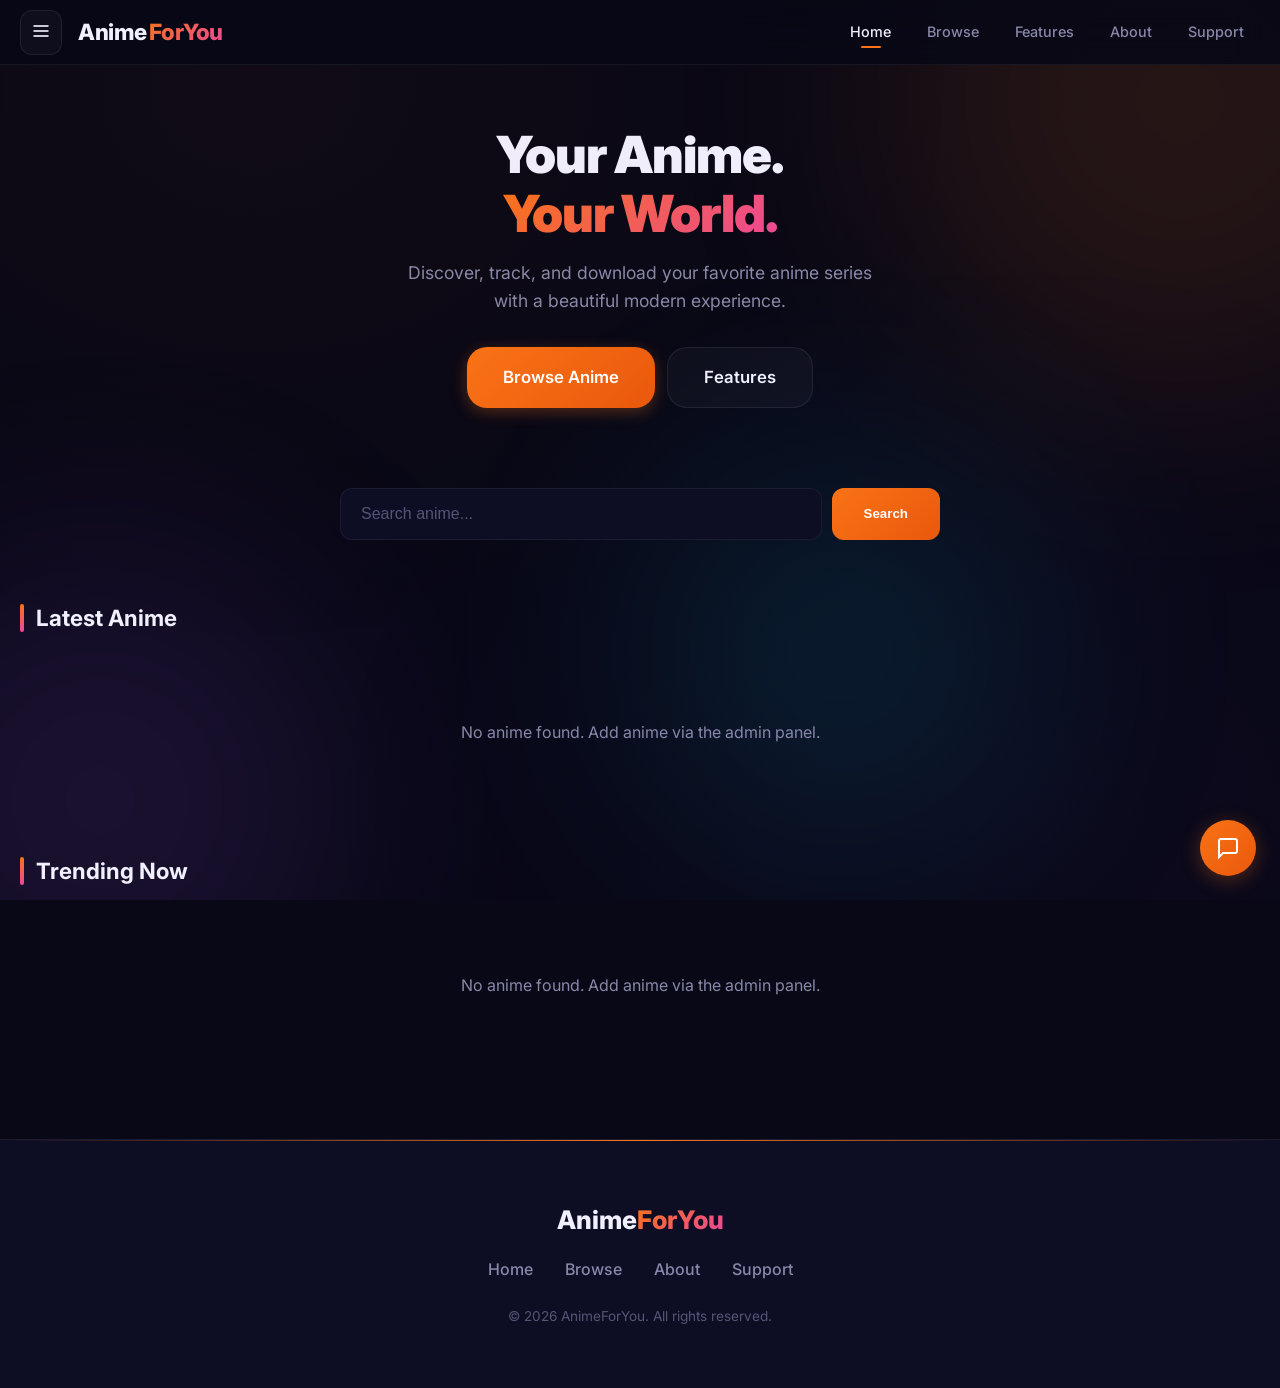
<file: axioma/index.html>
<!doctype html>
<html lang="en">
<head>
  <meta charset="utf-8" />
  <meta name="viewport" content="width=device-width,initial-scale=1" />
  <meta name="theme-color" content="#080816" />
  <title>AnimeForYou — Watch Anime Online</title>
  <link rel="preconnect" href="https://fonts.googleapis.com" />
  <link rel="preconnect" href="https://fonts.gstatic.com" crossorigin />
  <link rel="stylesheet" href="https://fonts.googleapis.com/css2?family=Inter:wght@400;500;600;700;800;900&display=swap" />
  <link rel="stylesheet" href="assets/css/styles.css" />
</head>
<body>
  <div class="ambient"><div class="ambient-orb orb-1"></div><div class="ambient-orb orb-2"></div><div class="ambient-orb orb-3"></div></div>

  <div class="mobile-nav-overlay" id="navOverlay" onclick="closeNav()"></div>
  <nav class="mobile-nav" id="mobileNav">
    <button class="close-btn" onclick="closeNav()"><svg width="24" height="24" viewBox="0 0 24 24" fill="none" stroke="currentColor" stroke-width="2"><line x1="18" y1="6" x2="6" y2="18"/><line x1="6" y1="6" x2="18" y2="18"/></svg></button>
    <div class="nav-brand">Anime<span>ForYou</span></div>
    <a href="index.html" class="active">Home</a><a href="work.html">Browse</a><a href="services.html">Features</a><a href="about.html">About</a><a href="contact.html">Support</a>
  </nav>

  <header class="header" id="siteHeader">
    <div class="header-inner">
      <button class="menu-btn" onclick="openNav()"><svg viewBox="0 0 24 24" fill="none" stroke="currentColor" stroke-width="2"><line x1="3" y1="6" x2="21" y2="6"/><line x1="3" y1="12" x2="21" y2="12"/><line x1="3" y1="18" x2="21" y2="18"/></svg></button>
      <a href="index.html" class="logo">Anime<span>ForYou</span></a>
      <div class="nav-links">
        <a href="index.html" class="active">Home</a><a href="work.html">Browse</a><a href="services.html">Features</a><a href="about.html">About</a><a href="contact.html">Support</a>
      </div>
    </div>
  </header>

  <!-- Hero -->
  <section class="hero">
    <h1>Your Anime.<br><span class="gradient">Your World.</span></h1>
    <p>Discover, track, and download your favorite anime series with a beautiful modern experience.</p>
    <div class="hero-actions">
      <a href="work.html" class="btn btn-primary btn-lg">Browse Anime</a>
      <a href="services.html" class="btn btn-ghost btn-lg">Features</a>
    </div>
  </section>

  <!-- Search -->
  <section class="search-section">
    <div class="search-box">
      <input type="text" id="searchInput" placeholder="Search anime..." onkeyup="filterAnime()" />
      <button onclick="filterAnime()">Search</button>
    </div>
  </section>

  <!-- Anime Grid -->
  <main class="container">
    <h2 class="section-title reveal">Latest Anime</h2>
    <div class="anime-grid" id="animeGrid"></div>

    <h2 class="section-title reveal" style="margin-top:48px">Trending Now</h2>
    <div class="anime-grid" id="trendingGrid"></div>
  </main>

  <!-- Footer -->
  <footer class="footer">
    <div class="footer-inner">
      <div class="footer-brand">Anime<span>ForYou</span></div>
      <div class="footer-links">
        <a href="index.html">Home</a>
        <a href="work.html">Browse</a>
        <a href="about.html">About</a>
        <a href="contact.html">Support</a>
      </div>
      <p>&copy; 2026 AnimeForYou. All rights reserved.</p>
    </div>
  </footer>

  <script src="assets/js/data-store.js"></script>
  <script src="assets/js/animations.js"></script>
  <script src="assets/js/chatbot.js"></script>
  <script>
    function openNav() { document.getElementById('mobileNav').classList.add('open'); document.getElementById('navOverlay').classList.add('open'); }
    function closeNav() { document.getElementById('mobileNav').classList.remove('open'); document.getElementById('navOverlay').classList.remove('open'); }

    let allAnime = [];
    function loadAnime() {
      allAnime = DataStore.getList();
      renderGrid('animeGrid', allAnime.slice(0, 20));
      renderGrid('trendingGrid', allAnime.filter(a => a.rating >= 8).sort((a,b) => (b.rating||0)-(a.rating||0)).slice(0, 8));
      if (window.AnimeAnimations) setTimeout(() => window.AnimeAnimations.initReveal(), 100);
    }

    function renderGrid(id, list) {
      const grid = document.getElementById(id);
      if (!list.length) { grid.innerHTML = '<p style="color:var(--text-muted);grid-column:1/-1;text-align:center;padding:60px 20px">No anime found. Add anime via the admin panel.</p>'; return; }
      grid.innerHTML = list.map(a => `
        <a href="episode.html?id=${a.id}" class="anime-card">
          <img src="${a.image || 'https://cdn.myanimelist.net/images/anime/1015/138006l.jpg'}" alt="${(a.title||'').replace(/"/g,'&quot;')}" loading="lazy" crossorigin="anonymous" referrerpolicy="no-referrer" />
          <div class="info">
            <div class="title">${(a.title||'Unknown').replace(/</g,'&lt;')}</div>
            <div class="meta"><span class="rating">${a.rating || 'N/A'}★</span> ${a.genre || 'Anime'}</div>
          </div>
        </a>
      `).join('');
    }

    function filterAnime() {
      const q = document.getElementById('searchInput').value.toLowerCase();
      const filtered = allAnime.filter(a => (a.title||'').toLowerCase().includes(q) || (a.genre||'').toLowerCase().includes(q));
      renderGrid('animeGrid', filtered.slice(0, 20));
      renderGrid('trendingGrid', filtered.filter(a => a.rating >= 8).sort((a,b) => (b.rating||0)-(a.rating||0)).slice(0, 8));
    }

    DataStore.init();
    DataStore.seedData();
    loadAnime();
  </script>
</body>
</html>
</file>
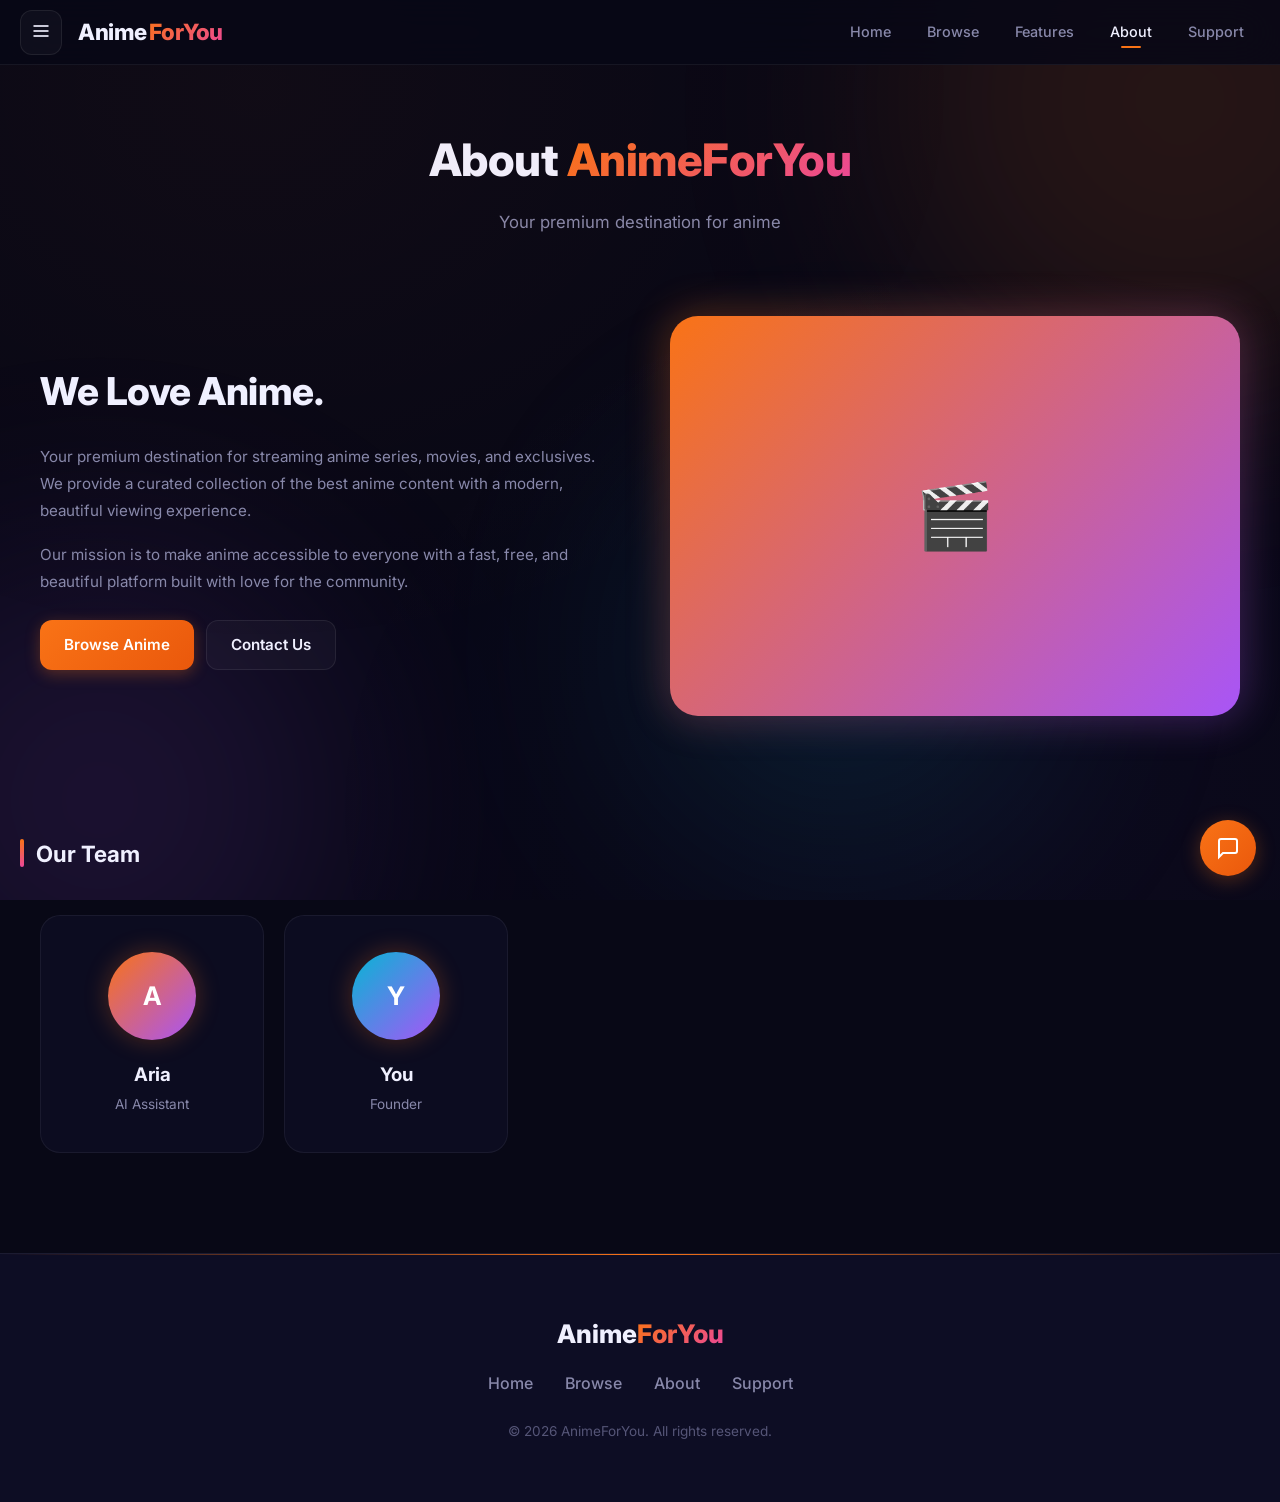
<file: axioma/about.html>
<!doctype html>
<html lang="en">
<head>
  <meta charset="utf-8" />
  <meta name="viewport" content="width=device-width,initial-scale=1" />
  <meta name="theme-color" content="#080816" />
  <title>About — AnimeForYou</title>
  <link rel="preconnect" href="https://fonts.googleapis.com" />
  <link rel="preconnect" href="https://fonts.gstatic.com" crossorigin />
  <link rel="stylesheet" href="https://fonts.googleapis.com/css2?family=Inter:wght@400;500;600;700;800;900&display=swap" />
  <link rel="stylesheet" href="assets/css/styles.css" />
</head>
<body>
  <div class="ambient"><div class="ambient-orb orb-1"></div><div class="ambient-orb orb-2"></div><div class="ambient-orb orb-3"></div></div>

  <div class="mobile-nav-overlay" id="navOverlay" onclick="closeNav()"></div>
  <nav class="mobile-nav" id="mobileNav">
    <button class="close-btn" onclick="closeNav()"><svg width="24" height="24" viewBox="0 0 24 24" fill="none" stroke="currentColor" stroke-width="2"><line x1="18" y1="6" x2="6" y2="18"/><line x1="6" y1="6" x2="18" y2="18"/></svg></button>
    <div class="nav-brand">Anime<span>ForYou</span></div>
    <a href="index.html">Home</a><a href="work.html">Browse</a><a href="services.html">Features</a><a href="about.html" class="active">About</a><a href="contact.html">Support</a>
  </nav>

  <header class="header" id="siteHeader">
    <div class="header-inner">
      <button class="menu-btn" onclick="openNav()"><svg viewBox="0 0 24 24" fill="none" stroke="currentColor" stroke-width="2"><line x1="3" y1="6" x2="21" y2="6"/><line x1="3" y1="12" x2="21" y2="12"/><line x1="3" y1="18" x2="21" y2="18"/></svg></button>
      <a href="index.html" class="logo">Anime<span>ForYou</span></a>
      <div class="nav-links"><a href="index.html">Home</a><a href="work.html">Browse</a><a href="services.html">Features</a><a href="about.html" class="active">About</a><a href="contact.html">Support</a></div>
    </div>
  </header>

  <main class="container">
    <div class="page-header"><h1>About <span class="gradient">AnimeForYou</span></h1><p>Your premium destination for anime</p></div>

    <div class="about-grid">
      <div class="about-content reveal">
        <h1>We Love Anime.</h1>
        <p>Your premium destination for streaming anime series, movies, and exclusives. We provide a curated collection of the best anime content with a modern, beautiful viewing experience.</p>
        <p>Our mission is to make anime accessible to everyone with a fast, free, and beautiful platform built with love for the community.</p>
        <div style="display:flex;gap:12px;margin-top:24px">
          <a href="work.html" class="btn btn-primary">Browse Anime</a>
          <a href="contact.html" class="btn btn-ghost">Contact Us</a>
        </div>
      </div>
      <div class="about-image reveal">
        <div style="width:100%;height:400px;background:linear-gradient(135deg,var(--accent),var(--purple));border-radius:var(--radius-xl);display:grid;place-items:center;font-size:4rem">🎬</div>
      </div>
    </div>

    <h2 class="section-title reveal" style="margin-top:80px">Our Team</h2>
    <div class="team-grid">
      <div class="team-card reveal"><div class="team-avatar">A</div><h3>Aria</h3><p>AI Assistant</p></div>
      <div class="team-card reveal"><div class="team-avatar" style="background:linear-gradient(135deg,var(--cyan),var(--purple))">Y</div><h3>You</h3><p>Founder</p></div>
    </div>
  </main>

  <footer class="footer">
    <div class="footer-inner">
      <div class="footer-brand">Anime<span>ForYou</span></div>
      <div class="footer-links"><a href="index.html">Home</a><a href="work.html">Browse</a><a href="about.html">About</a><a href="contact.html">Support</a></div>
      <p>&copy; 2026 AnimeForYou. All rights reserved.</p>
    </div>
  </footer>

  <script src="assets/js/animations.js"></script>
  <script src="assets/js/chatbot.js"></script>
  <script>
    function openNav() { document.getElementById('mobileNav').classList.add('open'); document.getElementById('navOverlay').classList.add('open'); }
    function closeNav() { document.getElementById('mobileNav').classList.remove('open'); document.getElementById('navOverlay').classList.remove('open'); }
  </script>
</body>
</html>
</file>
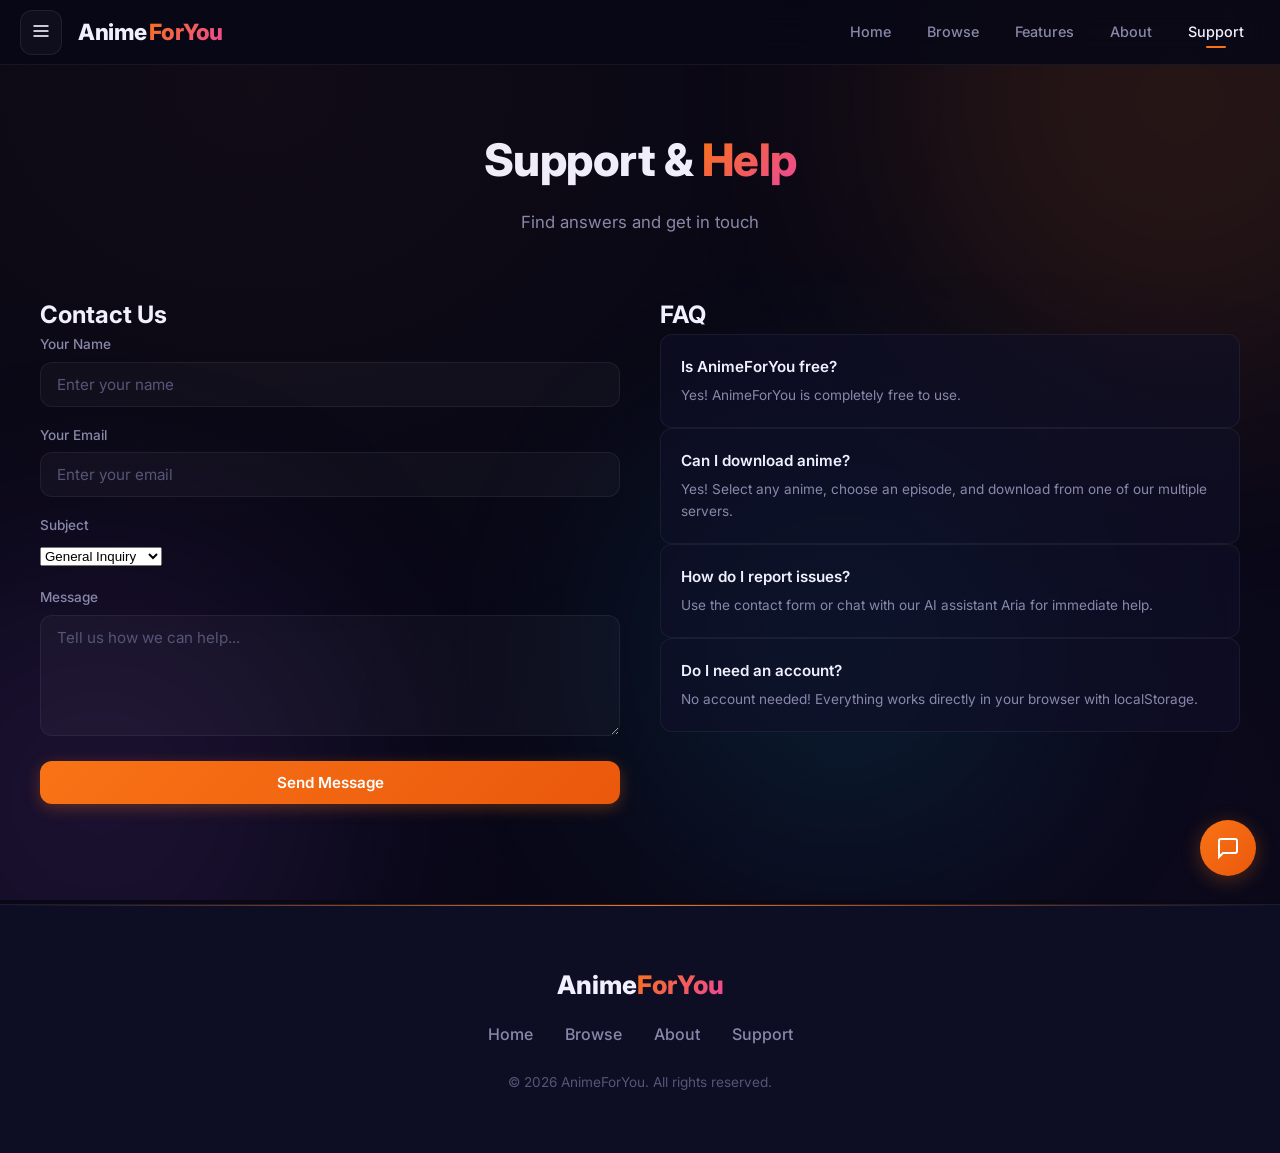
<file: axioma/contact.html>
<!doctype html>
<html lang="en">
<head>
  <meta charset="utf-8" />
  <meta name="viewport" content="width=device-width,initial-scale=1" />
  <meta name="theme-color" content="#080816" />
  <title>Support — AnimeForYou</title>
  <link rel="preconnect" href="https://fonts.googleapis.com" />
  <link rel="preconnect" href="https://fonts.gstatic.com" crossorigin />
  <link rel="stylesheet" href="https://fonts.googleapis.com/css2?family=Inter:wght@400;500;600;700;800;900&display=swap" />
  <link rel="stylesheet" href="assets/css/styles.css" />
</head>
<body>
  <div class="ambient"><div class="ambient-orb orb-1"></div><div class="ambient-orb orb-2"></div><div class="ambient-orb orb-3"></div></div>

  <div class="mobile-nav-overlay" id="navOverlay" onclick="closeNav()"></div>
  <nav class="mobile-nav" id="mobileNav">
    <button class="close-btn" onclick="closeNav()"><svg width="24" height="24" viewBox="0 0 24 24" fill="none" stroke="currentColor" stroke-width="2"><line x1="18" y1="6" x2="6" y2="18"/><line x1="6" y1="6" x2="18" y2="18"/></svg></button>
    <div class="nav-brand">Anime<span>ForYou</span></div>
    <a href="index.html">Home</a><a href="work.html">Browse</a><a href="services.html">Features</a><a href="about.html">About</a><a href="contact.html" class="active">Support</a>
  </nav>

  <header class="header" id="siteHeader">
    <div class="header-inner">
      <button class="menu-btn" onclick="openNav()"><svg viewBox="0 0 24 24" fill="none" stroke="currentColor" stroke-width="2"><line x1="3" y1="6" x2="21" y2="6"/><line x1="3" y1="12" x2="21" y2="12"/><line x1="3" y1="18" x2="21" y2="18"/></svg></button>
      <a href="index.html" class="logo">Anime<span>ForYou</span></a>
      <div class="nav-links"><a href="index.html">Home</a><a href="work.html">Browse</a><a href="services.html">Features</a><a href="about.html">About</a><a href="contact.html" class="active">Support</a></div>
    </div>
  </header>

  <main class="container">
    <div class="page-header"><h1>Support & <span class="gradient">Help</span></h1><p>Find answers and get in touch</p></div>

    <div class="contact-grid">
      <div class="contact-form-card reveal">
        <h2>Contact Us</h2>
        <form class="contact-form" onsubmit="event.preventDefault();showToast('Message sent! We will get back to you soon.')">
          <div class="form-group"><label>Your Name</label><input type="text" placeholder="Enter your name" required /></div>
          <div class="form-group"><label>Your Email</label><input type="email" placeholder="Enter your email" required /></div>
          <div class="form-group"><label>Subject</label><select><option>General Inquiry</option><option>Bug Report</option><option>Feature Request</option><option>Content Issue</option></select></div>
          <div class="form-group"><label>Message</label><textarea placeholder="Tell us how we can help..." rows="5"></textarea></div>
          <button type="submit" class="btn btn-primary" style="width:100%">Send Message</button>
        </form>
      </div>

      <div class="contact-info-card reveal">
        <h2>FAQ</h2>
        <div class="faq-item"><h4>Is AnimeForYou free?</h4><p>Yes! AnimeForYou is completely free to use.</p></div>
        <div class="faq-item"><h4>Can I download anime?</h4><p>Yes! Select any anime, choose an episode, and download from one of our multiple servers.</p></div>
        <div class="faq-item"><h4>How do I report issues?</h4><p>Use the contact form or chat with our AI assistant Aria for immediate help.</p></div>
        <div class="faq-item"><h4>Do I need an account?</h4><p>No account needed! Everything works directly in your browser with localStorage.</p></div>
      </div>
    </div>
  </main>

  <footer class="footer">
    <div class="footer-inner">
      <div class="footer-brand">Anime<span>ForYou</span></div>
      <div class="footer-links"><a href="index.html">Home</a><a href="work.html">Browse</a><a href="about.html">About</a><a href="contact.html">Support</a></div>
      <p>&copy; 2026 AnimeForYou. All rights reserved.</p>
    </div>
  </footer>

  <script src="assets/js/animations.js"></script>
  <script src="assets/js/chatbot.js"></script>
  <script>
    function openNav() { document.getElementById('mobileNav').classList.add('open'); document.getElementById('navOverlay').classList.add('open'); }
    function closeNav() { document.getElementById('mobileNav').classList.remove('open'); document.getElementById('navOverlay').classList.remove('open'); }
    function showToast(msg) { alert(msg); }
  </script>
</body>
</html>
</file>
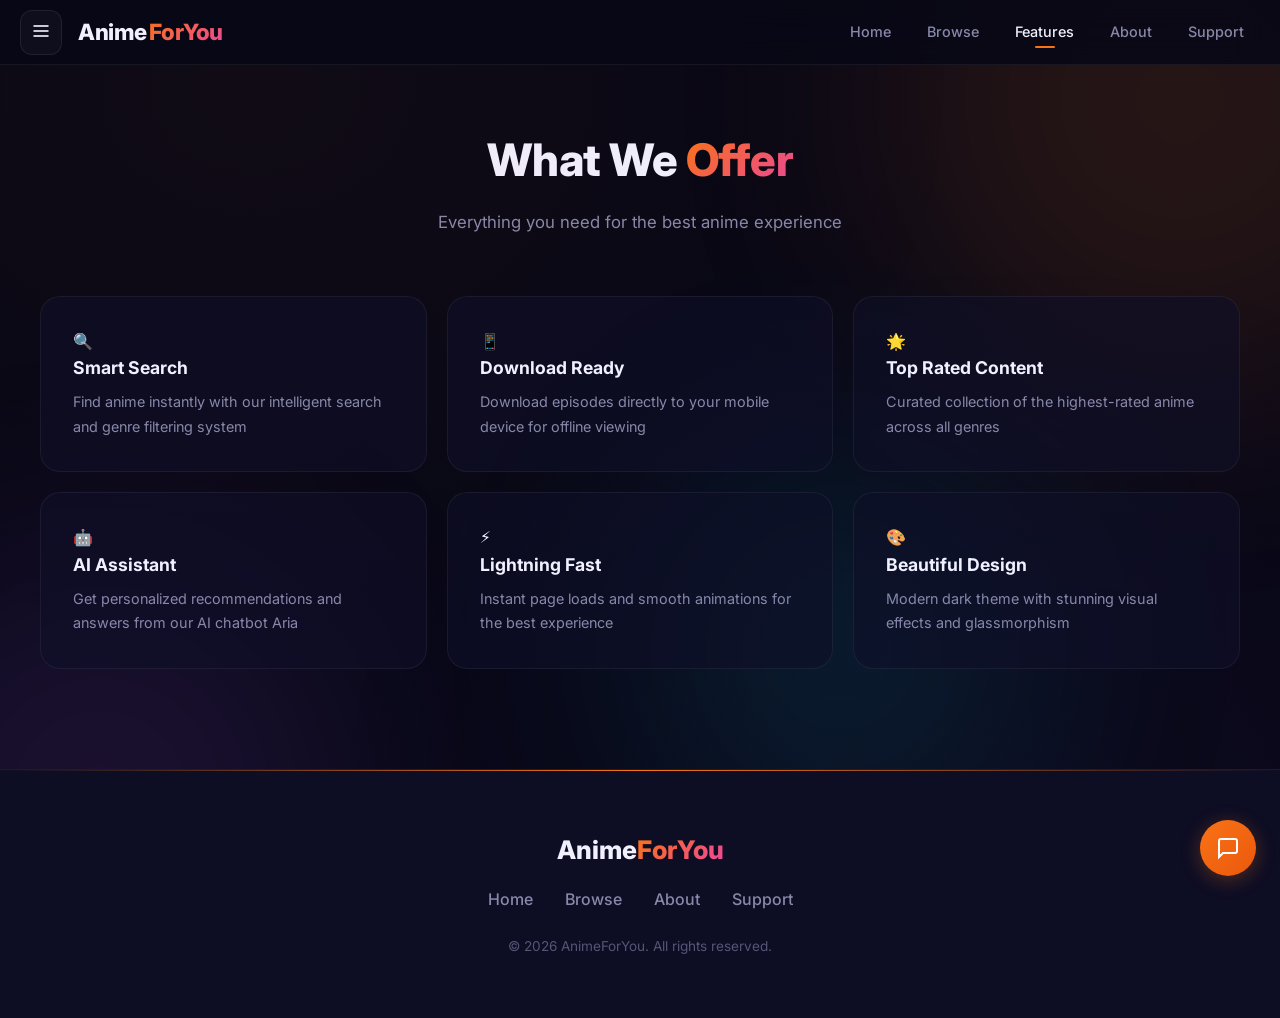
<file: axioma/services.html>
<!doctype html>
<html lang="en">
<head>
  <meta charset="utf-8" />
  <meta name="viewport" content="width=device-width,initial-scale=1" />
  <meta name="theme-color" content="#080816" />
  <title>Features — AnimeForYou</title>
  <link rel="preconnect" href="https://fonts.googleapis.com" />
  <link rel="preconnect" href="https://fonts.gstatic.com" crossorigin />
  <link rel="stylesheet" href="https://fonts.googleapis.com/css2?family=Inter:wght@400;500;600;700;800;900&display=swap" />
  <link rel="stylesheet" href="assets/css/styles.css" />
</head>
<body>
  <div class="ambient"><div class="ambient-orb orb-1"></div><div class="ambient-orb orb-2"></div><div class="ambient-orb orb-3"></div></div>

  <div class="mobile-nav-overlay" id="navOverlay" onclick="closeNav()"></div>
  <nav class="mobile-nav" id="mobileNav">
    <button class="close-btn" onclick="closeNav()"><svg width="24" height="24" viewBox="0 0 24 24" fill="none" stroke="currentColor" stroke-width="2"><line x1="18" y1="6" x2="6" y2="18"/><line x1="6" y1="6" x2="18" y2="18"/></svg></button>
    <div class="nav-brand">Anime<span>ForYou</span></div>
    <a href="index.html">Home</a><a href="work.html">Browse</a><a href="services.html" class="active">Features</a><a href="about.html">About</a><a href="contact.html">Support</a>
  </nav>

  <header class="header" id="siteHeader">
    <div class="header-inner">
      <button class="menu-btn" onclick="openNav()"><svg viewBox="0 0 24 24" fill="none" stroke="currentColor" stroke-width="2"><line x1="3" y1="6" x2="21" y2="6"/><line x1="3" y1="12" x2="21" y2="12"/><line x1="3" y1="18" x2="21" y2="18"/></svg></button>
      <a href="index.html" class="logo">Anime<span>ForYou</span></a>
      <div class="nav-links"><a href="index.html">Home</a><a href="work.html">Browse</a><a href="services.html" class="active">Features</a><a href="about.html">About</a><a href="contact.html">Support</a></div>
    </div>
  </header>

  <main class="container">
    <div class="page-header"><h1>What We <span class="gradient">Offer</span></h1><p>Everything you need for the best anime experience</p></div>

    <div class="features-grid">
      <div class="feature-card reveal">
        <div class="icon">🔍</div>
        <h3>Smart Search</h3>
        <p>Find anime instantly with our intelligent search and genre filtering system</p>
      </div>
      <div class="feature-card reveal">
        <div class="icon">📱</div>
        <h3>Download Ready</h3>
        <p>Download episodes directly to your mobile device for offline viewing</p>
      </div>
      <div class="feature-card reveal">
        <div class="icon">🌟</div>
        <h3>Top Rated Content</h3>
        <p>Curated collection of the highest-rated anime across all genres</p>
      </div>
      <div class="feature-card reveal">
        <div class="icon">🤖</div>
        <h3>AI Assistant</h3>
        <p>Get personalized recommendations and answers from our AI chatbot Aria</p>
      </div>
      <div class="feature-card reveal">
        <div class="icon">⚡</div>
        <h3>Lightning Fast</h3>
        <p>Instant page loads and smooth animations for the best experience</p>
      </div>
      <div class="feature-card reveal">
        <div class="icon">🎨</div>
        <h3>Beautiful Design</h3>
        <p>Modern dark theme with stunning visual effects and glassmorphism</p>
      </div>
    </div>
  </main>

  <footer class="footer">
    <div class="footer-inner">
      <div class="footer-brand">Anime<span>ForYou</span></div>
      <div class="footer-links"><a href="index.html">Home</a><a href="work.html">Browse</a><a href="about.html">About</a><a href="contact.html">Support</a></div>
      <p>&copy; 2026 AnimeForYou. All rights reserved.</p>
    </div>
  </footer>

  <script src="assets/js/animations.js"></script>
  <script src="assets/js/chatbot.js"></script>
  <script>
    function openNav() { document.getElementById('mobileNav').classList.add('open'); document.getElementById('navOverlay').classList.add('open'); }
    function closeNav() { document.getElementById('mobileNav').classList.remove('open'); document.getElementById('navOverlay').classList.remove('open'); }
  </script>
</body>
</html>
</file>
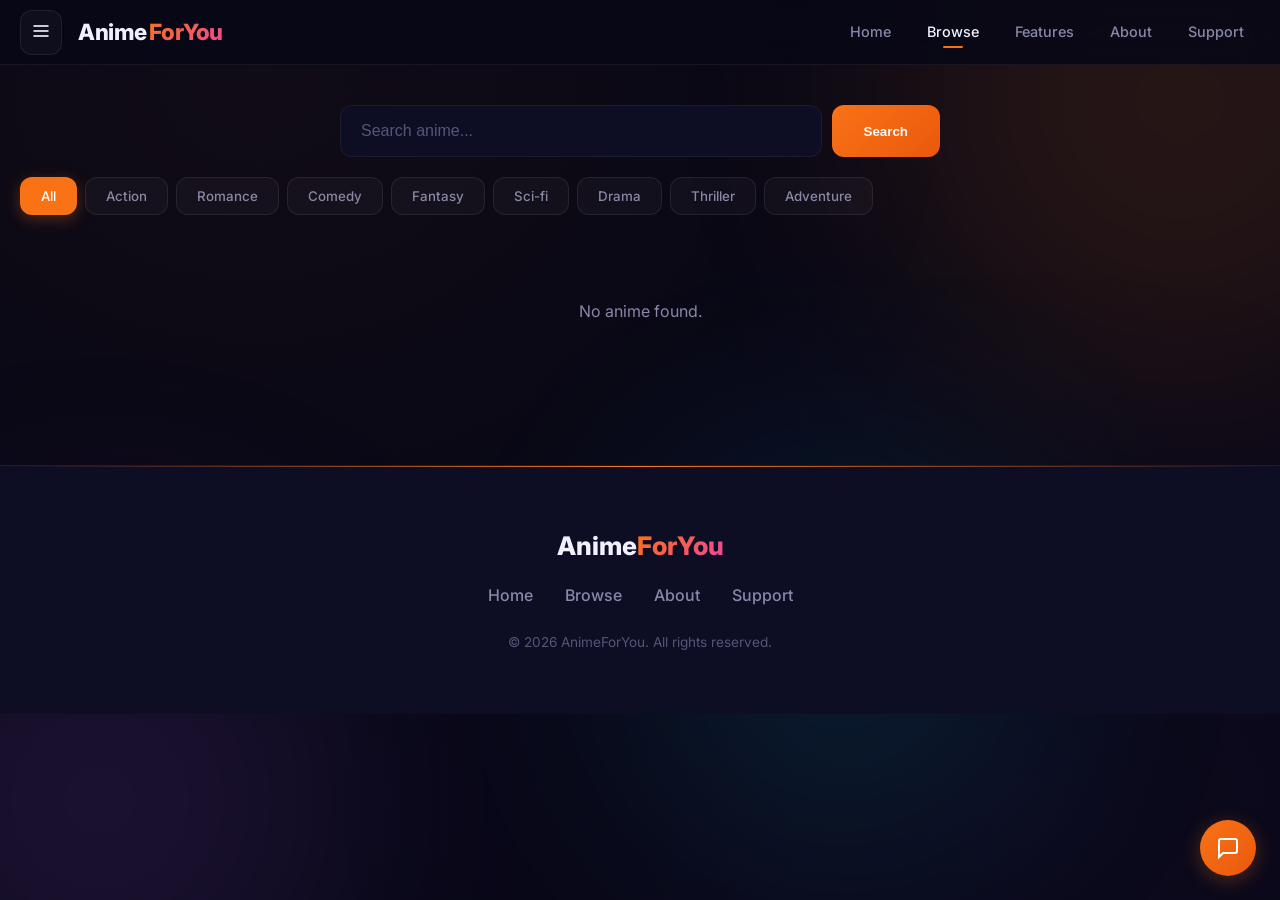
<file: axioma/work.html>
<!doctype html>
<html lang="en">
<head>
  <meta charset="utf-8" />
  <meta name="viewport" content="width=device-width,initial-scale=1" />
  <meta name="theme-color" content="#080816" />
  <title>Browse Anime — AnimeForYou</title>
  <link rel="preconnect" href="https://fonts.googleapis.com" />
  <link rel="preconnect" href="https://fonts.gstatic.com" crossorigin />
  <link rel="stylesheet" href="https://fonts.googleapis.com/css2?family=Inter:wght@400;500;600;700;800;900&display=swap" />
  <link rel="stylesheet" href="assets/css/styles.css" />
</head>
<body>
  <div class="ambient"><div class="ambient-orb orb-1"></div><div class="ambient-orb orb-2"></div><div class="ambient-orb orb-3"></div></div>

  <div class="mobile-nav-overlay" id="navOverlay" onclick="closeNav()"></div>
  <nav class="mobile-nav" id="mobileNav">
    <button class="close-btn" onclick="closeNav()"><svg width="24" height="24" viewBox="0 0 24 24" fill="none" stroke="currentColor" stroke-width="2"><line x1="18" y1="6" x2="6" y2="18"/><line x1="6" y1="6" x2="18" y2="18"/></svg></button>
    <div class="nav-brand">Anime<span>ForYou</span></div>
    <a href="index.html">Home</a><a href="work.html" class="active">Browse</a><a href="services.html">Features</a><a href="about.html">About</a><a href="contact.html">Support</a>
  </nav>

  <header class="header" id="siteHeader">
    <div class="header-inner">
      <button class="menu-btn" onclick="openNav()"><svg viewBox="0 0 24 24" fill="none" stroke="currentColor" stroke-width="2"><line x1="3" y1="6" x2="21" y2="6"/><line x1="3" y1="12" x2="21" y2="12"/><line x1="3" y1="18" x2="21" y2="18"/></svg></button>
      <a href="index.html" class="logo">Anime<span>ForYou</span></a>
      <div class="nav-links">
        <a href="index.html">Home</a><a href="work.html" class="active">Browse</a><a href="services.html">Features</a><a href="about.html">About</a><a href="contact.html">Support</a>
      </div>
    </div>
  </header>

  <section class="search-section">
    <div class="search-box">
      <input type="text" id="searchInput" placeholder="Search anime..." onkeyup="filterAnime()" />
      <button onclick="filterAnime()">Search</button>
    </div>
  </section>

  <main class="container">
    <div style="display:flex;gap:8px;flex-wrap:wrap;margin-bottom:24px" id="genreChips"></div>
    <div class="anime-grid" id="animeGrid"></div>
  </main>

  <footer class="footer">
    <div class="footer-inner">
      <div class="footer-brand">Anime<span>ForYou</span></div>
      <div class="footer-links"><a href="index.html">Home</a><a href="work.html">Browse</a><a href="about.html">About</a><a href="contact.html">Support</a></div>
      <p>&copy; 2026 AnimeForYou. All rights reserved.</p>
    </div>
  </footer>

  <script src="assets/js/data-store.js"></script>
  <script src="assets/js/animations.js"></script>
  <script src="assets/js/chatbot.js"></script>
  <script>
    function openNav() { document.getElementById('mobileNav').classList.add('open'); document.getElementById('navOverlay').classList.add('open'); }
    function closeNav() { document.getElementById('mobileNav').classList.remove('open'); document.getElementById('navOverlay').classList.remove('open'); }

    let allAnime = [], currentGenre = 'all';
    const genres = ['all','action','romance','comedy','fantasy','sci-fi','drama','thriller','adventure'];

    function init() {
      document.getElementById('genreChips').innerHTML = genres.map(g =>
        `<button class="admin-tab ${g==='all'?'active':''}" onclick="setGenre('${g}',this)">${g.charAt(0).toUpperCase()+g.slice(1)}</button>`
      ).join('');
      allAnime = DataStore.getList();
      renderGrid();
      if (window.AnimeAnimations) setTimeout(() => window.AnimeAnimations.initReveal(), 100);
    }

    function setGenre(g, btn) {
      currentGenre = g;
      document.querySelectorAll('.admin-tab').forEach(b => b.classList.remove('active'));
      btn.classList.add('active');
      filterAnime();
    }

    function renderGrid(list) {
      const grid = document.getElementById('animeGrid');
      const items = list || allAnime.filter(a => currentGenre === 'all' || (a.genre||'').toLowerCase().includes(currentGenre));
      if (!items.length) { grid.innerHTML = '<p style="color:var(--text-muted);grid-column:1/-1;text-align:center;padding:60px 20px">No anime found.</p>'; return; }
      grid.innerHTML = items.map(a =>
        `<a href="episode.html?id=${a.id}" class="anime-card">
          <img src="${a.image||'https://cdn.myanimelist.net/images/anime/1015/138006l.jpg'}" alt="${(a.title||'').replace(/"/g,'&quot;')}" loading="lazy" crossorigin="anonymous" referrerpolicy="no-referrer" />
          <div class="info"><div class="title">${(a.title||'Unknown').replace(/</g,'&lt;')}</div><div class="meta"><span class="rating">${a.rating||'N/A'}★</span> ${a.genre||'Anime'}</div></div>
        </a>`
      ).join('');
    }

    function filterAnime() {
      const q = document.getElementById('searchInput').value.toLowerCase();
      renderGrid(allAnime.filter(a => {
        const s = (a.title||'').toLowerCase().includes(q) || (a.genre||'').toLowerCase().includes(q);
        const g = currentGenre === 'all' || (a.genre||'').toLowerCase().includes(currentGenre);
        return s && g;
      }));
    }

    DataStore.init();
    DataStore.seedData();
    init();
  </script>
</body>
</html>
</file>
<file: axioma/assets/css/styles.css>
/* AnimeForYou — Complete Design System */
*,*::before,*::after{margin:0;padding:0;box-sizing:border-box}
:root{
  --bg:#080816;--bg-secondary:#0d0d24;--bg-card:rgba(16,16,40,0.6);
  --text:#f0f0ff;--text-muted:#8888aa;--text-dim:#555577;
  --accent:#f97316;--accent-hover:#fb923c;--accent-glow:rgba(249,115,22,0.3);
  --accent-rgb:249,115,22;--purple:#a855f7;--cyan:#06b6d4;--pink:#ec4899;
  --green:#22c55e;--red:#ef4444;--amber:#f59e0b;
  --border:rgba(255,255,255,0.06);--glass:rgba(255,255,255,0.03);
  --glass-border:rgba(255,255,255,0.08);
  --radius:12px;--radius-lg:20px;--radius-xl:28px;--max-w:1280px;
  --ease:cubic-bezier(0.16,1,0.3,1);--spring:cubic-bezier(0.34,1.56,0.64,1);
  --dur:300ms;--dur-fast:200ms;--dur-slow:500ms;
  --shadow:0 8px 32px rgba(0,0,0,0.3);--shadow-lg:0 20px 60px rgba(0,0,0,0.5);
}
html{scroll-behavior:smooth}
body{font-family:'Inter',system-ui,sans-serif;background:var(--bg);color:var(--text);line-height:1.6;min-height:100vh;overflow-x:hidden}
body::before{content:'';position:fixed;inset:0;background:radial-gradient(ellipse at 20% 10%,rgba(249,115,22,0.04) 0%,transparent 50%),radial-gradient(ellipse at 80% 90%,rgba(168,85,247,0.03) 0%,transparent 50%);pointer-events:none;z-index:0}
::selection{background:var(--accent);color:white}
a{color:var(--accent);text-decoration:none;transition:color var(--dur) var(--ease)}
a:hover{color:var(--accent-hover)}
img{max-width:100%;display:block}

/* ─── Keyframes ─── */
@keyframes orbFloat{0%,100%{transform:translate(0,0) scale(1)}33%{transform:translate(30px,-30px) scale(1.1)}66%{transform:translate(-20px,20px) scale(0.9)}}
@keyframes fadeInUp{from{opacity:0;transform:translateY(30px)}to{opacity:1;transform:translateY(0)}}
@keyframes fadeIn{from{opacity:0}to{opacity:1}}
@keyframes pulseGlow{0%,100%{box-shadow:0 0 0 0 rgba(249,115,22,0.4)}50%{box-shadow:0 0 0 8px rgba(249,115,22,0)}}
@keyframes shimmer{0%{background-position:-200% 0}100%{background-position:200% 0}}
@keyframes spin{to{transform:rotate(360deg)}}
@keyframes float{0%,100%{transform:translateY(0)}50%{transform:translateY(-12px)}}
@keyframes gradientShift{0%{background-position:0% 50%}50%{background-position:100% 50%}100%{background-position:0% 50%}}

/* ─── Ambient Background ─── */
.ambient{position:fixed;inset:0;pointer-events:none;z-index:-1;overflow:hidden}
.ambient-orb{position:absolute;border-radius:50%;filter:blur(120px);opacity:0.12;animation:orbFloat 20s ease-in-out infinite}
.orb-1{width:600px;height:600px;background:var(--accent);top:-200px;right:-200px}
.orb-2{width:500px;height:500px;background:var(--purple);bottom:-150px;left:-150px;animation-delay:-7s}
.orb-3{width:400px;height:400px;background:var(--cyan);top:50%;left:50%;animation-delay:-14s}

/* ─── Header ─── */
.header{position:sticky;top:0;z-index:100;background:rgba(8,8,22,0.85);backdrop-filter:blur(24px);-webkit-backdrop-filter:blur(24px);border-bottom:1px solid var(--border);padding:0 20px;transition:all var(--dur) var(--ease)}
.header.scrolled{box-shadow:0 4px 30px rgba(0,0,0,0.4)}
.header-inner{max-width:var(--max-w);margin:0 auto;display:flex;align-items:center;gap:16px;height:64px}
.menu-btn{background:var(--glass);border:1px solid var(--glass-border);color:var(--text);cursor:pointer;padding:10px;border-radius:var(--radius);transition:all var(--dur) var(--ease)}
.menu-btn:hover{background:rgba(255,255,255,0.08);transform:scale(1.05)}
.menu-btn svg{width:20px;height:20px}
.logo{font-size:1.4rem;font-weight:800;color:var(--text);letter-spacing:-0.5px;transition:transform var(--dur) var(--spring);display:flex;align-items:center;gap:2px}
.logo:hover{transform:scale(1.03)}
.logo span{background:linear-gradient(135deg,var(--accent),var(--pink));-webkit-background-clip:text;-webkit-text-fill-color:transparent;background-clip:text}
.nav-links{display:none;gap:4px;margin-left:auto}
.nav-links a{padding:8px 16px;border-radius:var(--radius);color:var(--text-muted);font-size:0.9rem;font-weight:500;transition:all var(--dur) var(--ease);position:relative}
.nav-links a::after{content:'';position:absolute;bottom:4px;left:50%;width:0;height:2px;background:var(--accent);border-radius:1px;transition:all var(--dur) var(--ease);transform:translateX(-50%)}
.nav-links a:hover{color:var(--text);background:var(--glass)}
.nav-links a:hover::after{width:20px}
.nav-links a.active{color:var(--text)}
.nav-links a.active::after{width:20px}
@media(min-width:768px){.nav-links{display:flex}}

/* ─── Mobile Nav ─── */
.mobile-nav{position:fixed;top:0;left:-300px;width:300px;height:100vh;background:rgba(13,13,36,0.97);backdrop-filter:blur(24px);z-index:200;transition:left var(--dur) var(--ease);padding:24px;overflow-y:auto;border-right:1px solid var(--border)}
.mobile-nav.open{left:0}
.mobile-nav-overlay{position:fixed;inset:0;background:rgba(0,0,0,0.6);backdrop-filter:blur(4px);z-index:199;display:none;opacity:0;transition:opacity var(--dur) var(--ease)}
.mobile-nav-overlay.open{display:block;opacity:1}
.mobile-nav .nav-brand{font-size:1.3rem;font-weight:800;margin-bottom:32px;padding-bottom:16px;border-bottom:1px solid var(--border)}
.mobile-nav .nav-brand span{background:linear-gradient(135deg,var(--accent),var(--pink));-webkit-background-clip:text;-webkit-text-fill-color:transparent;background-clip:text}
.mobile-nav a{display:block;padding:14px 16px;color:var(--text-muted);border-radius:var(--radius);transition:all var(--dur) var(--ease);font-weight:500;margin-bottom:4px}
.mobile-nav a:hover,.mobile-nav a.active{color:var(--text);background:var(--glass)}
.close-btn{background:none;border:none;color:var(--text);cursor:pointer;position:absolute;top:20px;right:20px;padding:8px;border-radius:var(--radius);transition:all var(--dur) var(--ease)}
.close-btn:hover{background:var(--glass);transform:rotate(90deg)}

/* ─── Search ─── */
.search-section{max-width:var(--max-w);margin:0 auto;padding:40px 20px 20px}
.search-box{display:flex;gap:10px;position:relative;max-width:600px;margin:0 auto}
.search-box::before{content:'';position:absolute;inset:-2px;border-radius:calc(var(--radius) + 2px);background:linear-gradient(135deg,var(--accent),var(--purple),var(--cyan));opacity:0;transition:opacity var(--dur) var(--ease);z-index:-1}
.search-box:focus-within::before{opacity:1}
.search-box input{flex:1;padding:16px 20px;border-radius:var(--radius);border:1px solid var(--border);background:var(--bg-secondary);color:var(--text);font-size:1rem;outline:none;transition:all var(--dur) var(--ease)}
.search-box input:focus{border-color:var(--accent);box-shadow:0 0 24px var(--accent-glow)}
.search-box input::placeholder{color:var(--text-dim)}
.search-box button{padding:16px 32px;border-radius:var(--radius);background:linear-gradient(135deg,var(--accent),#ea580c);color:white;border:none;font-weight:600;cursor:pointer;transition:all var(--dur) var(--ease);position:relative;overflow:hidden}
.search-box button::before{content:'';position:absolute;inset:0;background:linear-gradient(135deg,transparent,rgba(255,255,255,0.2),transparent);transform:translateX(-100%);transition:transform 0.5s var(--ease)}
.search-box button:hover::before{transform:translateX(100%)}
.search-box button:hover{transform:translateY(-2px);box-shadow:0 8px 25px var(--accent-glow)}
.search-box button:active{transform:scale(0.97)}

/* ─── Section Titles ─── */
.section-title{font-size:1.4rem;font-weight:700;margin:40px 0 24px;display:flex;align-items:center;gap:12px}
.section-title::before{content:'';width:4px;height:28px;background:linear-gradient(180deg,var(--accent),var(--pink));border-radius:2px}

/* ─── Hero Section ─── */
.hero{max-width:var(--max-w);margin:0 auto;padding:60px 20px 40px;text-align:center}
.hero h1{font-size:clamp(2rem,5vw,3.2rem);font-weight:900;line-height:1.15;margin-bottom:16px;letter-spacing:-1px}
.hero h1 .gradient{background:linear-gradient(135deg,var(--accent),var(--pink),var(--purple));-webkit-background-clip:text;-webkit-text-fill-color:transparent;background-clip:text;background-size:200% 200%;animation:gradientShift 4s ease infinite}
.hero p{color:var(--text-muted);font-size:1.1rem;max-width:500px;margin:0 auto 32px}
.hero-actions{display:flex;gap:12px;justify-content:center;flex-wrap:wrap}

/* ─── Container ─── */
.container{max-width:var(--max-w);margin:0 auto;padding:0 20px}

/* ─── Grid ─── */
.anime-grid{display:grid;grid-template-columns:repeat(auto-fill,minmax(180px,1fr));gap:20px}
.anime-card{background:var(--bg-card);border-radius:var(--radius-lg);overflow:hidden;border:1px solid var(--border);transition:all var(--dur) var(--ease);position:relative;cursor:pointer;display:block;color:var(--text)}
.anime-card::before{content:'';position:absolute;inset:0;border-radius:var(--radius-lg);background:linear-gradient(135deg,var(--accent-glow),transparent);opacity:0;transition:opacity var(--dur) var(--ease);z-index:1;pointer-events:none}
.anime-card:hover{transform:translateY(-8px) scale(1.02);box-shadow:0 20px 40px rgba(0,0,0,0.4),0 0 30px var(--accent-glow);border-color:var(--accent)}
.anime-card:hover::before{opacity:1}
.anime-card img{width:100%;aspect-ratio:2/3;object-fit:cover;transition:transform 0.6s var(--ease);position:relative;z-index:0}
.anime-card:hover img{transform:scale(1.05)}
.anime-card .info{padding:14px;position:relative;z-index:2}
.anime-card .title{font-size:0.9rem;font-weight:600;line-height:1.4;display:-webkit-box;-webkit-line-clamp:2;-webkit-box-orient:vertical;overflow:hidden}
.anime-card .meta{font-size:0.75rem;color:var(--text-muted);margin-top:6px;display:flex;align-items:center;gap:6px}
.anime-card .rating{color:var(--accent);font-weight:600}

/* ─── Buttons ─── */
.btn{display:inline-flex;align-items:center;justify-content:center;gap:8px;padding:12px 24px;border-radius:var(--radius);font-weight:600;cursor:pointer;border:none;font-size:0.95rem;transition:all var(--dur) var(--ease);position:relative;overflow:hidden;font-family:inherit}
.btn::before{content:'';position:absolute;inset:0;background:linear-gradient(135deg,transparent,rgba(255,255,255,0.1),transparent);transform:translateX(-100%);transition:transform 0.5s var(--ease)}
.btn:hover::before{transform:translateX(100%)}
.btn-primary{background:linear-gradient(135deg,var(--accent),#ea580c);color:white;box-shadow:0 4px 15px var(--accent-glow)}
.btn-primary:hover{transform:translateY(-2px);box-shadow:0 8px 25px var(--accent-glow)}
.btn-primary:active{transform:scale(0.97)}
.btn-ghost{background:var(--glass);border:1px solid var(--glass-border);color:var(--text)}
.btn-ghost:hover{border-color:var(--accent);color:var(--accent);background:rgba(249,115,22,0.08)}
.btn-lg{padding:16px 36px;font-size:1.05rem;border-radius:var(--radius-lg)}

/* ─── Page Header ─── */
.page-header{padding:60px 20px 40px;max-width:var(--max-w);margin:0 auto;text-align:center}
.page-header h1{font-size:clamp(1.8rem,4vw,2.8rem);margin-bottom:12px;font-weight:800;letter-spacing:-0.5px}
.page-header h1 .gradient{background:linear-gradient(135deg,var(--accent),var(--pink));-webkit-background-clip:text;-webkit-text-fill-color:transparent;background-clip:text}
.page-header p{color:var(--text-muted);font-size:1.05rem;max-width:500px;margin:0 auto}

/* ─── Features Grid ─── */
.features-grid{display:grid;grid-template-columns:repeat(auto-fill,minmax(300px,1fr));gap:20px;max-width:var(--max-w);margin:0 auto;padding:20px}
.feature-card{background:var(--bg-card);border:1px solid var(--border);border-radius:var(--radius-lg);padding:32px;transition:all var(--dur) var(--ease);position:relative;overflow:hidden}
.feature-card::before{content:'';position:absolute;top:0;left:0;right:0;height:3px;background:linear-gradient(90deg,var(--accent),var(--purple),var(--cyan));transform:scaleX(0);transition:transform var(--dur) var(--ease);transform-origin:left}
.feature-card:hover::before{transform:scaleX(1)}
.feature-card:hover{transform:translateY(-6px);border-color:rgba(249,115,22,0.2);box-shadow:0 16px 40px rgba(0,0,0,0.3)}
.feature-icon{width:56px;height:56px;border-radius:var(--radius-lg);background:linear-gradient(135deg,var(--accent-glow),rgba(168,85,247,0.15));display:grid;place-items:center;margin-bottom:20px;color:var(--accent);transition:transform var(--dur) var(--spring)}
.feature-card:hover .feature-icon{transform:scale(1.1) rotate(-5deg)}
.feature-card h3{margin-bottom:8px;font-weight:700;font-size:1.1rem}
.feature-card p{color:var(--text-muted);font-size:0.9rem;line-height:1.7}

/* ─── About Grid ─── */
.about-grid{display:grid;grid-template-columns:1fr 1fr;gap:60px;max-width:var(--max-w);margin:0 auto;padding:40px 20px;align-items:center}
@media(max-width:768px){.about-grid{grid-template-columns:1fr;gap:40px}}
.about-content h1{font-size:clamp(1.8rem,4vw,2.4rem);margin-bottom:20px;font-weight:800;letter-spacing:-0.5px}
.about-content p{color:var(--text-muted);margin-bottom:16px;line-height:1.8;font-size:0.95rem}
.about-image{position:relative}
.about-image img{border-radius:var(--radius-xl);box-shadow:var(--shadow-lg);width:100%;max-height:450px;object-fit:cover}
.about-image::after{content:'';position:absolute;inset:-4px;border-radius:calc(var(--radius-xl) + 4px);background:linear-gradient(135deg,var(--accent),var(--purple));z-index:-1;opacity:0.3;filter:blur(20px)}
.team-grid{display:grid;grid-template-columns:repeat(auto-fill,minmax(220px,1fr));gap:20px;max-width:var(--max-w);margin:0 auto;padding:20px}
.team-card{text-align:center;background:var(--bg-card);border:1px solid var(--border);border-radius:var(--radius-lg);padding:36px 24px;transition:all var(--dur) var(--ease)}
.team-card:hover{transform:translateY(-8px);border-color:rgba(249,115,22,0.2);box-shadow:0 20px 40px rgba(0,0,0,0.3)}
.team-avatar{width:88px;height:88px;border-radius:50%;margin:0 auto 20px;background:linear-gradient(135deg,var(--accent),var(--purple));display:grid;place-items:center;font-size:1.6rem;font-weight:700;color:white;box-shadow:0 0 24px var(--accent-glow);transition:transform var(--dur) var(--spring)}
.team-card:hover .team-avatar{transform:scale(1.1)}
.team-card h3{font-weight:700;margin-bottom:4px}
.team-card p{color:var(--text-muted);font-size:0.85rem}

/* ─── Contact Grid ─── */
.contact-grid{display:grid;grid-template-columns:1fr 1fr;gap:40px;max-width:var(--max-w);margin:0 auto;padding:20px}
@media(max-width:768px){.contact-grid{grid-template-columns:1fr}}
.card{background:var(--bg-card);backdrop-filter:blur(12px);border:1px solid var(--border);border-radius:var(--radius-lg);padding:32px;position:relative;overflow:hidden;transition:all var(--dur) var(--ease)}
.card::before{content:'';position:absolute;top:0;left:0;right:0;height:3px;background:linear-gradient(90deg,var(--accent),var(--purple))}
.card:hover{border-color:rgba(255,255,255,0.1);box-shadow:0 8px 32px rgba(0,0,0,0.2)}
.card h3{margin-bottom:20px;font-weight:700;font-size:1.1rem}
.form-group{margin-bottom:18px}
.form-group label{display:block;font-size:0.85rem;color:var(--text-muted);margin-bottom:6px;font-weight:500}
.form-group input,.form-group textarea{width:100%;padding:12px 16px;border-radius:var(--radius);border:1px solid var(--border);background:rgba(255,255,255,0.03);color:var(--text);font-size:0.95rem;transition:all var(--dur) var(--ease);font-family:inherit}
.form-group input:focus,.form-group textarea:focus{border-color:var(--accent);outline:none;box-shadow:0 0 20px var(--accent-glow)}
.form-group input::placeholder,.form-group textarea::placeholder{color:var(--text-dim)}
.contact-info{display:grid;gap:12px}
.faq-item{background:var(--bg-card);border:1px solid var(--border);border-radius:var(--radius);padding:20px;transition:all var(--dur) var(--ease)}
.faq-item:hover{border-color:rgba(249,115,22,0.2);transform:translateX(6px)}
.faq-item h4{font-size:0.95rem;margin-bottom:6px;font-weight:600}
.faq-item p{color:var(--text-muted);font-size:0.85rem;line-height:1.6}

/* ─── Admin Tabs ─── */
.admin-tabs{display:flex;gap:8px;margin:24px 0;flex-wrap:wrap}
.admin-tab{padding:10px 20px;border-radius:var(--radius);background:var(--glass);border:1px solid var(--glass-border);color:var(--text-muted);cursor:pointer;font-weight:500;transition:all var(--dur) var(--ease);font-family:inherit}
.admin-tab:hover{border-color:var(--accent);color:var(--text)}
.admin-tab.active{background:linear-gradient(135deg,var(--accent),#f97316);color:white;border-color:transparent;box-shadow:0 4px 15px var(--accent-glow)}

/* ─── Scroll Reveal ─── */
.reveal{opacity:0;transform:translateY(30px);transition:all 0.6s var(--ease)}
.reveal.visible{opacity:1;transform:translateY(0)}

/* ─── Toast ─── */
.toast{position:fixed;bottom:24px;left:50%;transform:translateX(-50%) translateY(20px);background:linear-gradient(135deg,var(--accent),var(--pink));color:white;padding:14px 28px;border-radius:var(--radius);font-size:0.9rem;font-weight:500;z-index:999;opacity:0;transition:all var(--dur) var(--ease);box-shadow:0 8px 30px var(--accent-glow)}
.toast.show{opacity:1;transform:translateX(-50%) translateY(0)}

/* ─── Chatbot ─── */
.chatbot-fab{position:fixed;bottom:24px;right:24px;z-index:998;width:56px;height:56px;border-radius:50%;background:linear-gradient(135deg,var(--accent),#ea580c);color:white;border:none;cursor:pointer;box-shadow:0 4px 20px var(--accent-glow);transition:all var(--dur) var(--spring);display:grid;place-items:center}
.chatbot-fab:hover{transform:scale(1.1);box-shadow:0 8px 30px var(--accent-glow)}
.chatbot-fab:active{transform:scale(0.95)}
.chatbot-fab svg{width:24px;height:24px}
.chatbot-fab.open{transform:rotate(45deg);background:var(--bg-secondary);box-shadow:none}
.chatbot-window{position:fixed;bottom:90px;right:24px;z-index:999;width:380px;max-height:560px;background:var(--bg-card);backdrop-filter:blur(24px);border:1px solid var(--border);border-radius:var(--radius-lg);box-shadow:var(--shadow-lg);display:none;flex-direction:column;overflow:hidden;animation:fadeInUp var(--dur) var(--ease)}
.chatbot-window.open{display:flex}
.chatbot-header{display:flex;align-items:center;gap:12px;padding:16px 20px;border-bottom:1px solid var(--border);background:rgba(8,8,22,0.5)}
.chatbot-avatar{font-size:1.5rem}
.chatbot-header-info h4{font-size:0.9rem;font-weight:700;line-height:1.3}
.chatbot-header-info span{font-size:0.7rem;color:var(--green)}
.chatbot-close{background:none;border:none;color:var(--text-muted);cursor:pointer;font-size:1.4rem;margin-left:auto;padding:4px 8px;border-radius:8px;transition:all var(--dur) var(--ease);line-height:1}
.chatbot-close:hover{color:var(--text);background:var(--glass)}
.chatbot-messages{flex:1;overflow-y:auto;padding:16px 20px;display:flex;flex-direction:column;gap:8px;min-height:200px;max-height:300px}
.chat-msg{padding:10px 14px;border-radius:var(--radius);max-width:85%;font-size:0.88rem;line-height:1.5;animation:fadeInUp var(--dur-fast) var(--ease)}
.chat-msg.user{background:linear-gradient(135deg,var(--accent),#ea580c);color:white;align-self:flex-end;border-bottom-right-radius:4px}
.chat-msg.bot{background:var(--glass);border:1px solid var(--glass-border);color:var(--text);align-self:flex-start;border-bottom-left-radius:4px}
.chat-typing{display:flex;gap:4px;padding:14px;align-self:flex-start;background:var(--glass);border:1px solid var(--glass-border);border-radius:var(--radius);border-bottom-left-radius:4px}
.chat-typing span{width:8px;height:8px;border-radius:50%;background:var(--text-muted);animation:chatBounce 1.4s ease-in-out infinite}
.chat-typing span:nth-child(2){animation-delay:0.2s}
.chat-typing span:nth-child(3){animation-delay:0.4s}
@keyframes chatBounce{0%,60%,100%{transform:translateY(0)}30%{transform:translateY(-6px)}}
.chatbot-input{display:flex;gap:8px;padding:12px 20px 16px;border-top:1px solid var(--border)}
.chatbot-input input{flex:1;padding:10px 14px;border-radius:var(--radius);border:1px solid var(--border);background:rgba(255,255,255,0.03);color:var(--text);font-size:0.88rem;font-family:inherit;outline:none;transition:all var(--dur) var(--ease)}
.chatbot-input input:focus{border-color:var(--accent);box-shadow:0 0 16px var(--accent-glow)}
.chatbot-input input::placeholder{color:var(--text-dim)}
.chatbot-send{width:40px;height:40px;border-radius:50%;background:linear-gradient(135deg,var(--accent),#ea580c);color:white;border:none;cursor:pointer;display:grid;place-items:center;transition:all var(--dur) var(--ease);flex-shrink:0}
.chatbot-send:hover{transform:scale(1.1);box-shadow:0 4px 15px var(--accent-glow)}
.chatbot-send:disabled{opacity:0.5;cursor:not-allowed;transform:none}
.chatbot-send svg{width:18px;height:18px}
@media(max-width:480px){.chatbot-window{width:calc(100vw - 32px);right:16px;bottom:80px;max-height:60vh}}

/* ─── Footer ─── */
.footer{background:var(--bg-secondary);border-top:1px solid var(--border);padding:60px 20px;margin-top:80px;position:relative}
.footer::before{content:'';position:absolute;top:0;left:0;right:0;height:1px;background:linear-gradient(90deg,transparent,var(--accent),transparent)}
.footer-inner{max-width:var(--max-w);margin:0 auto;text-align:center}
.footer-brand{font-size:1.6rem;font-weight:800;margin-bottom:16px}
.footer-brand span{background:linear-gradient(135deg,var(--accent),var(--pink));-webkit-background-clip:text;-webkit-text-fill-color:transparent;background-clip:text}
.footer-links{display:flex;justify-content:center;gap:32px;flex-wrap:wrap;margin-bottom:24px}
.footer-links a{color:var(--text-muted);font-weight:500;transition:all var(--dur) var(--ease)}
.footer-links a:hover{color:var(--accent);transform:translateY(-2px)}
.footer p{color:var(--text-dim);font-size:0.85rem}

/* ─── Reduced Motion ─── */
@media(prefers-reduced-motion:reduce){
  *,*::before,*::after{animation-duration:0.01ms!important;animation-iteration-count:1!important;transition-duration:0.01ms!important}
  .reveal{opacity:1;transform:none}
}

/* ─── Responsive ─── */
@media(max-width:600px){
  .anime-grid{grid-template-columns:repeat(auto-fill,minmax(140px,1fr));gap:12px}
  .search-box{flex-direction:column}
  .header-inner{gap:8px}
  .page-header{padding:40px 20px 20px}
  .hero{padding:40px 20px 20px}
}
</file>
